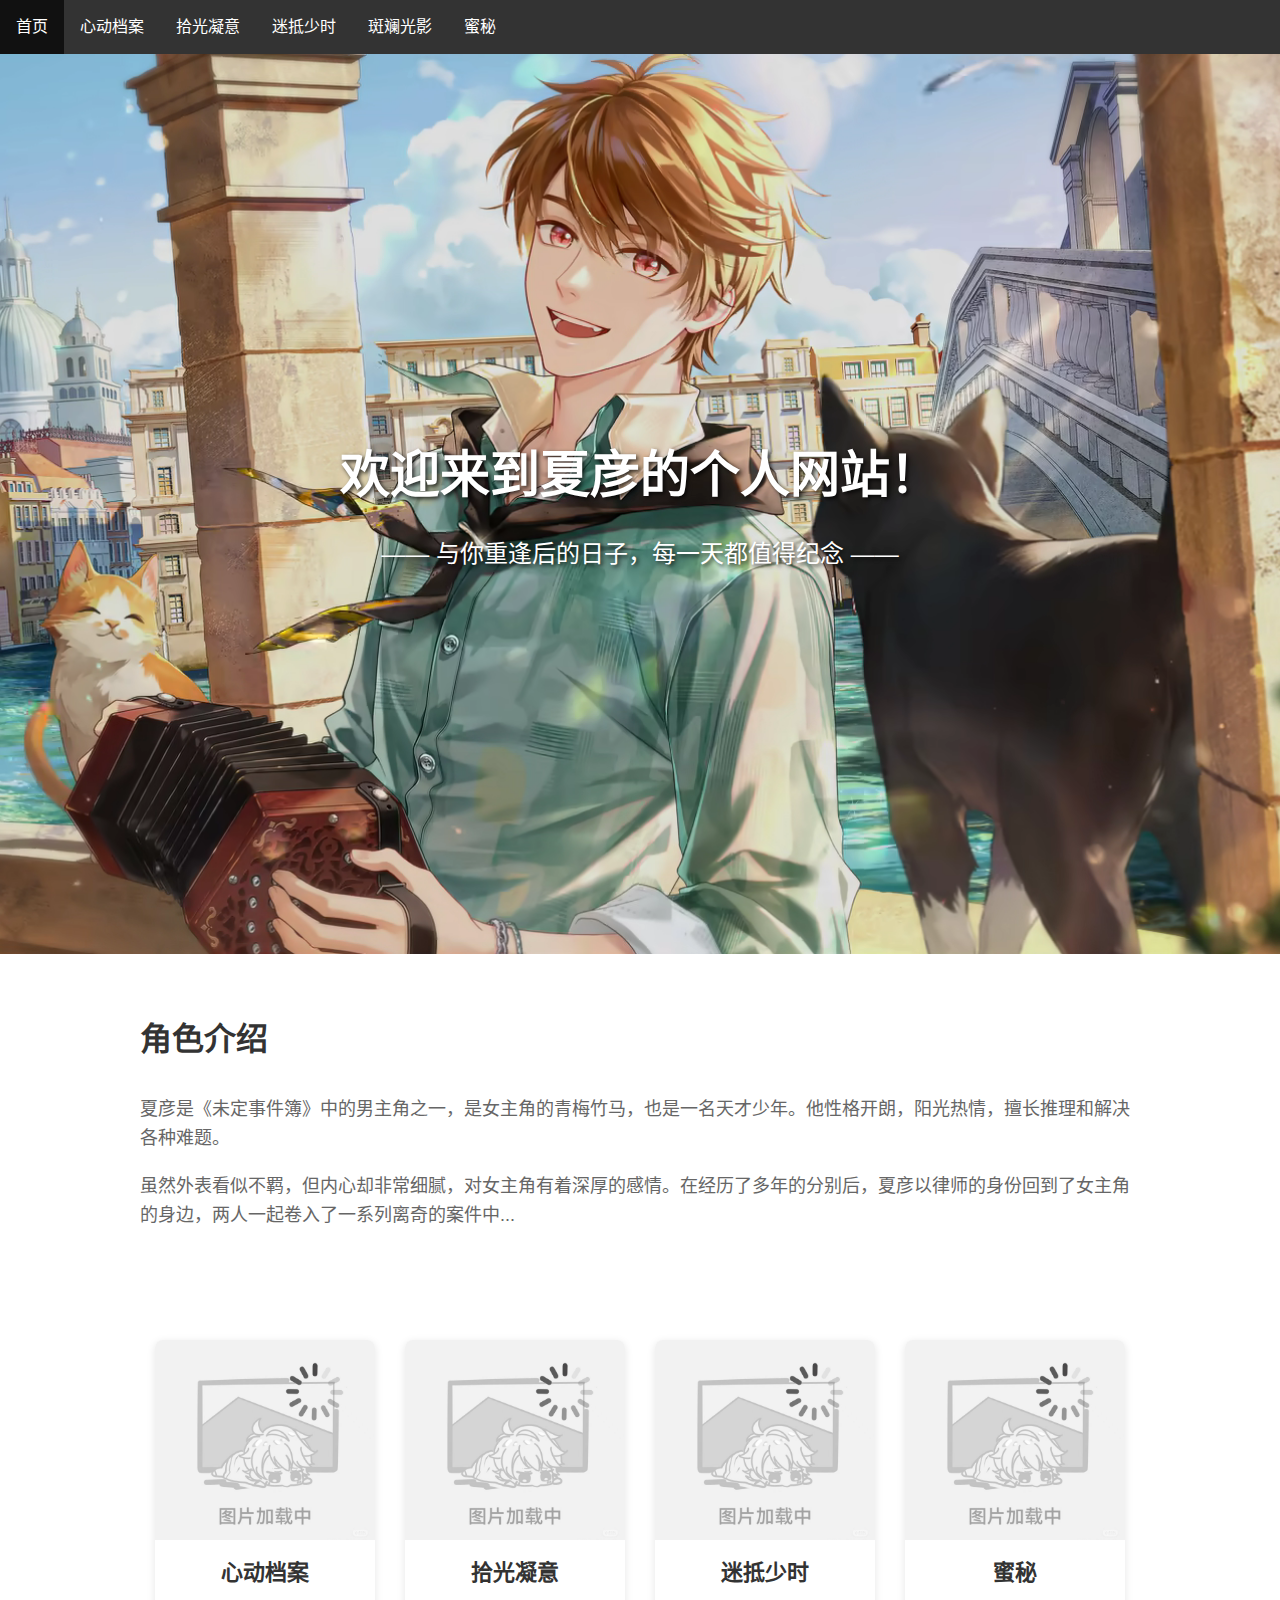
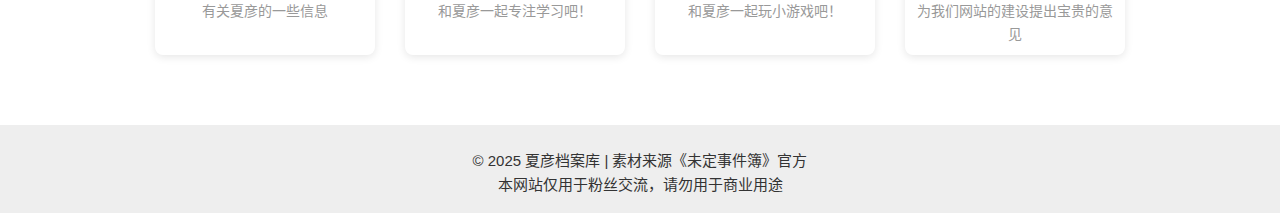
<file: index/index.html>
<!DOCTYPE html>
<html lang="zh-CN">
<head>
    <meta charset="UTF-8">
    <meta name="viewport" content="width=device-width, initial-scale=1.0">
    <title>夏大侦探的个人网站</title>
    <link rel="stylesheet" href="index.css">
</head>
<body>
    <!-- 导航栏 -->
    <ul>
        <li><a href="index.html">首页</a></li>
        <li><a href="info.html">心动档案</a></li>
        <li><a href="study.html">拾光凝意</a></li>
        <li><a href="#">迷抵少时</a></li>
        <li><a href="album.html">斑斓光影</a></li>
        <li><a href="#">蜜秘</a></li>
    </ul>

    <!-- 首页大图 -->
    <div class="frontimage">
        <div class="header">
            <h1>欢迎来到夏彦的个人网站！</h1>
            <p>—— 与你重逢后的日子，每一天都值得纪念 ——</p>
        </div>
    </div>

    <!-- 文字内容区域 -->
    <div class="content">
        <h2>角色介绍</h2>
        <p>夏彦是《未定事件簿》中的男主角之一，是女主角的青梅竹马，也是一名天才少年。他性格开朗，阳光热情，擅长推理和解决各种难题。</p>
        <p>虽然外表看似不羁，但内心却非常细腻，对女主角有着深厚的感情。在经历了多年的分别后，夏彦以律师的身份回到了女主角的身边，两人一起卷入了一系列离奇的案件中...</p>
    </div>

    <div class="card-container">
        <!-- 第一个卡片 -->
        <div class="card">
            <div class="card-img">
                <img src="../image/loading.jpg" alt="心动档案"> 
            </div>
            <h2 class="card-title">心动档案</h2>
            <p class="card-desc">有关夏彦的一些信息</p>
        </div>
        <!-- 第二个卡片 -->
        <div class="card">
            <div class="card-img">
                <img src="../image/loading.jpg" alt="拾光凝意">
            </div>
            <h2 class="card-title">拾光凝意</h2>
            <p class="card-desc cn-desc">和夏彦一起专注学习吧！</p>
        </div>
        <!-- 第三个卡片 -->
        <div class="card">
            <div class="card-img">
                <img src="../image/loading.jpg" alt="卡片图片3"> 
            </div>
            <h2 class="card-title">迷抵少时</h2>
            <p class="card-desc cn-desc">和夏彦一起玩小游戏吧！</p>
        </div>
        <!-- 第四个卡片 -->
        <div class="card">
            <div class="card-img">
                <img src="../image/loading.jpg" alt="卡片图片4">
            </div>
            <h2 class="card-title">蜜秘</h2>
            <p class="card-desc">为我们网站的建设提出宝贵的意见</p>
        </div>
    </div>

<!-- 页脚 -->
<footer class="footer">
    <p>© 2025 夏彦档案库 | 素材来源《未定事件簿》官方</p>
    <p>本网站仅用于粉丝交流，请勿用于商业用途</p>
</footer>

</body>
</html>
</file>
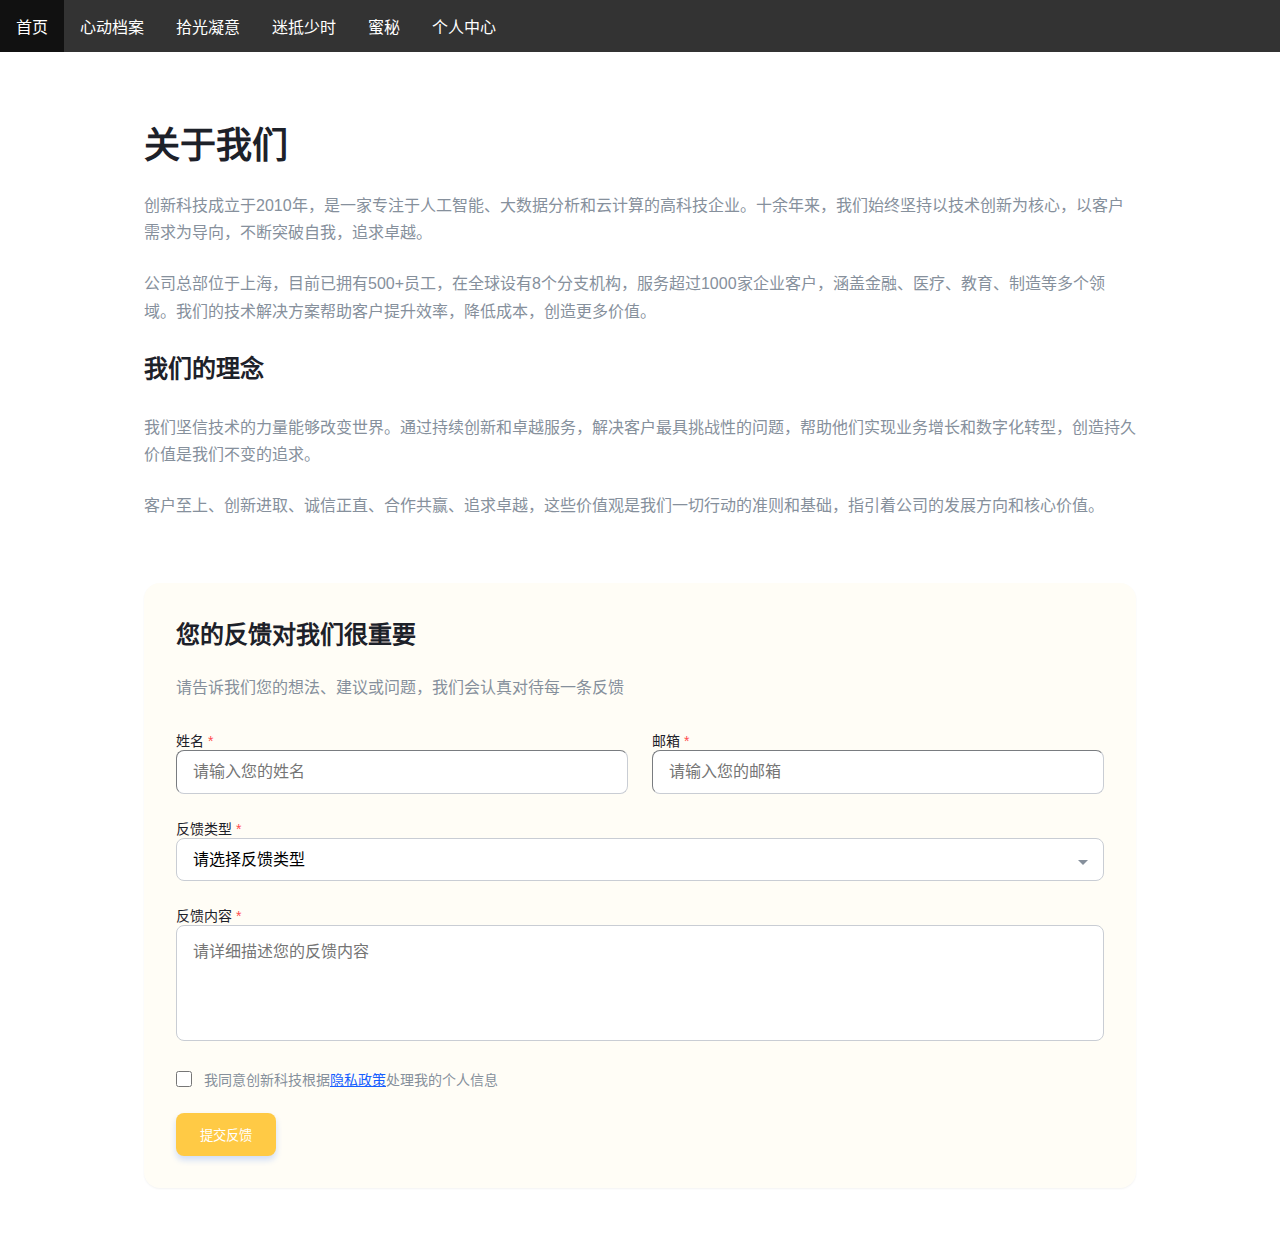
<file: about/about.html>
<!DOCTYPE html>
<html lang="zh-CN">
<head>
  <meta charset="UTF-8">
  <meta name="viewport" content="width=device-width, initial-scale=1.0">
  <title>关于我们</title>
  <link href="https://cdn.jsdelivr.net/npm/font-awesome@4.7.0/css/font-awesome.min.css" rel="stylesheet">
  <link rel="stylesheet" href="about.css">
</head>
<body class="bg-white font-sans">
    <ul>
        <li><a href="../index/index.html">首页</a></li>
        <li><a href="../info/info.html">心动档案</a></li>
        <li><a href="../study/study.html">拾光凝意</a></li>
        <li><a href="../game/game.html">迷抵少时</a></li>
        <li><a href="../about/about.html">蜜秘</a></li>
        <li><a href="../user/user.html">个人中心</a></li>
    </ul>
  <div class="container mx-auto px-4 py-16 max-w-5xl">
    <!-- 正文内容 -->
    <section class="mb-16">
      <h1 class="text-4xl font-bold text-dark mb-6">关于我们</h1>
      
      <div class="prose max-w-none text-gray-medium space-y-6">
        <p>创新科技成立于2010年，是一家专注于人工智能、大数据分析和云计算的高科技企业。十余年来，我们始终坚持以技术创新为核心，以客户需求为导向，不断突破自我，追求卓越。</p>
        
        <p>公司总部位于上海，目前已拥有500+员工，在全球设有8个分支机构，服务超过1000家企业客户，涵盖金融、医疗、教育、制造等多个领域。我们的技术解决方案帮助客户提升效率，降低成本，创造更多价值。</p>
        
        <h2 class="text-2xl font-bold text-dark mt-10 mb-4">我们的理念</h2>
        <p>我们坚信技术的力量能够改变世界。通过持续创新和卓越服务，解决客户最具挑战性的问题，帮助他们实现业务增长和数字化转型，创造持久价值是我们不变的追求。</p>
        
        <p>客户至上、创新进取、诚信正直、合作共赢、追求卓越，这些价值观是我们一切行动的准则和基础，指引着公司的发展方向和核心价值。</p>
      </div>
    </section>

    <!-- 用户反馈表单 -->
    <section id="feedback" class="bg-light rounded-2xl p-8 shadow-sm">
      <h2 class="text-2xl font-bold text-dark mb-6">您的反馈对我们很重要</h2>
      <p class="text-gray-medium mb-8">请告诉我们您的想法、建议或问题，我们会认真对待每一条反馈</p>
      
      <form id="feedbackForm" class="space-y-6">
        <div class="grid md:grid-cols-2 gap-6">
          <div>
            <label for="name" class="block text-sm font-medium text-dark mb-2">姓名 <span class="text-red-500">*</span></label>
            <input type="text" id="name" name="name" required
                  class="w-full px-4 py-3 rounded-lg border border-gray-300 focus:ring-2 focus:ring-primary focus:border-primary transition-custom outline-none"
                  placeholder="请输入您的姓名">
          </div>
          
          <div>
            <label for="email" class="block text-sm font-medium text-dark mb-2">邮箱 <span class="text-red-500">*</span></label>
            <input type="email" id="email" name="email" required
                  class="w-full px-4 py-3 rounded-lg border border-gray-300 focus:ring-2 focus:ring-primary focus:border-primary transition-custom outline-none"
                  placeholder="请输入您的邮箱">
          </div>
        </div>
        
        <div>
          <label for="feedbackType" class="block text-sm font-medium text-dark mb-2">反馈类型 <span class="text-red-500">*</span></label>
          <select id="feedbackType" name="feedbackType" required
                            class="w-full px-4 py-3 rounded-lg border border-gray-300 focus:ring-2 focus:ring-primary focus:border-primary transition-custom outline-none appearance-none bg-white"
                            style="background-image: url('data:image/svg+xml;charset=US-ASCII,<svg width=&#34;20&#34; height=&#34;20&#34; xmlns=&#34;http://www.w3.org/2000/svg&#34;><path d=&#34;M7 10l5 5 5-5z&#34; fill=&#34;%2386909C&#34;/></svg>'); background-repeat: no-repeat; background-position: right 12px center;">
            <option value="" disabled selected>请选择反馈类型</option>
            <option value="suggestion">问题反馈</option>
            <option value="praise">改进建议</option>
            <option value="complaint">加入我们</option>
            <option value="question">夸夸</option>
            <option value="other">其他</option>
          </select>
        </div>
        
        <div>
          <label for="message" class="block text-sm font-medium text-dark mb-2">反馈内容 <span class="text-red-500">*</span></label>
          <textarea id="message" name="message" rows="5" required
                   class="w-full px-4 py-3 rounded-lg border border-gray-300 focus:ring-2 focus:ring-primary focus:border-primary transition-custom outline-none resize-none"
                   placeholder="请详细描述您的反馈内容"></textarea>
        </div>
        
        <div class="flex items-start">
          <div class="flex items-center h-5">
            <input id="agreement" name="agreement" type="checkbox" required
                  class="w-4 h-4 text-primary border-gray-300 rounded focus:ring-primary">
          </div>
          <label for="agreement" class="ml-3 text-sm text-gray-medium">
            我同意创新科技根据<a href="#" class="text-primary hover:underline">隐私政策</a>处理我的个人信息
          </label>
        </div>
        
        <button type="submit" class="px-6 py-3 bg-primary text-white rounded-lg font-medium hover:bg-primary/90 transition-custom shadow-md shadow-primary/20">
          提交反馈
        </button>
      </form>
    </section>
  </div>

  <script src="about.js"></script>
</body>
</html>
</file>
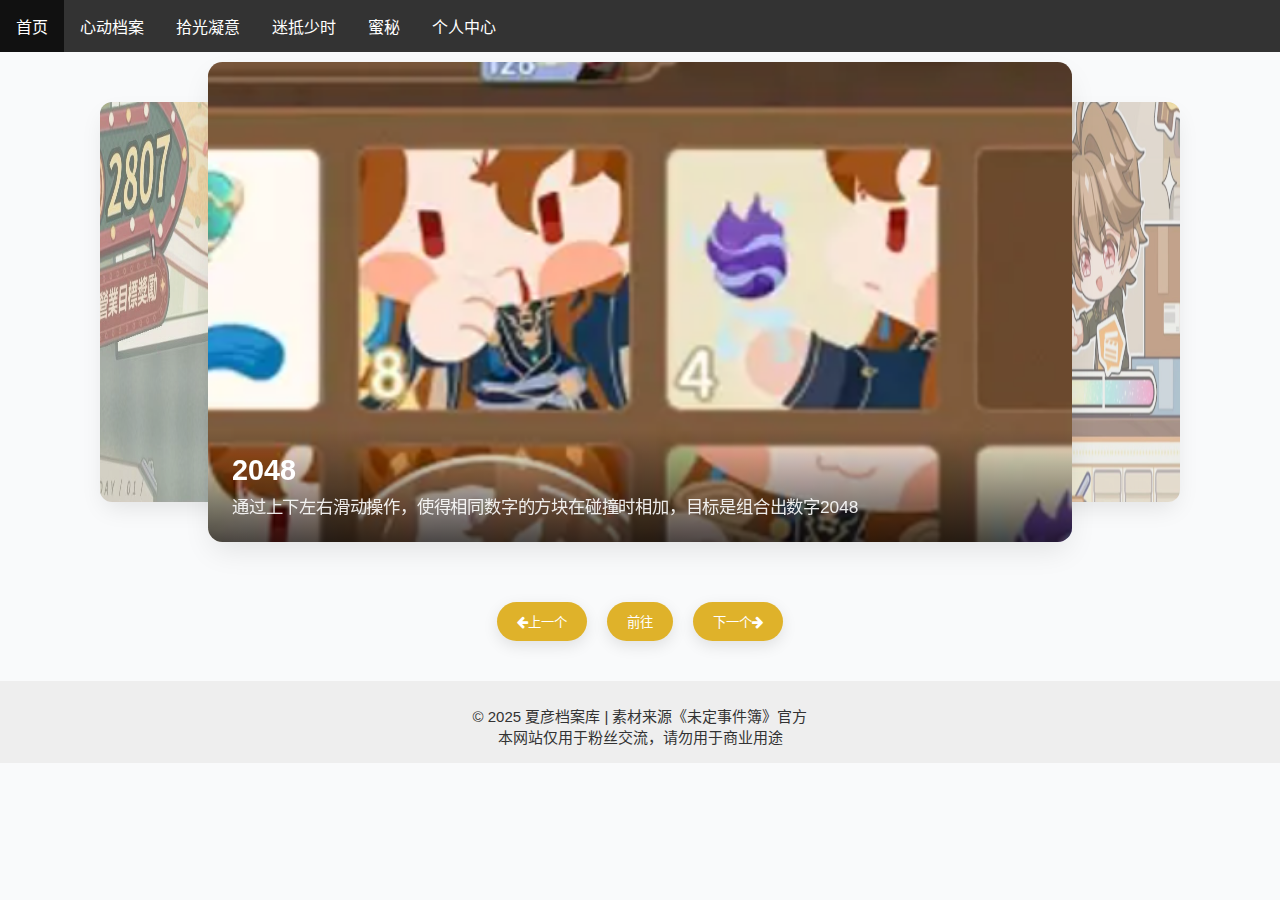
<file: game/game.html>
<!DOCTYPE html>
<html lang="zh-CN">
<head>
    <meta charset="UTF-8">
    <meta name="viewport" content="width=device-width, initial-scale=1.0">
    <title>照片浏览</title>
    <link href="https://cdn.jsdelivr.net/npm/font-awesome@4.7.0/css/font-awesome.min.css" rel="stylesheet">
    <link rel="stylesheet" href="game.css">
</head>
<body>
    <!-- 导航栏 -->
    <ul class="nav">
        <li><a href="../index/index.html">首页</a></li>
        <li><a href="../info/info.html">心动档案</a></li>
        <li><a href="../study/study.html">拾光凝意</a></li>
        <li><a href="../game/game.html">迷抵少时</a></li>
        <li><a href="../about/about.html">蜜秘</a></li>
        <li><a href="../user/user.html">个人中心</a></li>
    </ul>

    <div class="container">
        <div class="image-gallery">
            <!-- 左侧预览图 -->
            <div class="image-container side-img" id="prev-img-container" onclick="prevImage()">
                <img id="prev-img" src="" alt="上一张图片" class="img">
            </div>
            
            <!-- 主图 -->
            <div class="image-container main-img-container" id="main-img-container">
                <img id="main-img" src="" alt="当前图片" class="img">
                <div class="img-info">
                    <h3 id="image-title"></h3>
                    <p id="image-desc"></p>
                </div>
            </div>
            
            <!-- 右侧预览图 -->
            <div class="image-container side-img" id="next-img-container" onclick="nextImage()">
                <img id="next-img" src="" alt="下一张图片" class="img">
            </div>
        </div>
        
        <!-- 导航按钮 -->
        <div class="button-group">
            <button class="btn-nav" onclick="prevImage()">
                <i class="fa fa-arrow-left mr-2"></i>上一个
            </button>
            <button class="btn-nav" onclick="goToUrl()">
                前往
            </button>
            <button class="btn-nav" onclick="nextImage()">
                下一个<i class="fa fa-arrow-right ml-2"></i>
            </button>
        </div>
    </div>

    <script src="game.js"></script>

    <!-- 页脚 -->
    <footer class="footer">
        <p>© 2025 夏彦档案库 | 素材来源《未定事件簿》官方</p>
        <p>本网站仅用于粉丝交流，请勿用于商业用途</p>
    </footer>
</body>
</html>
</file>
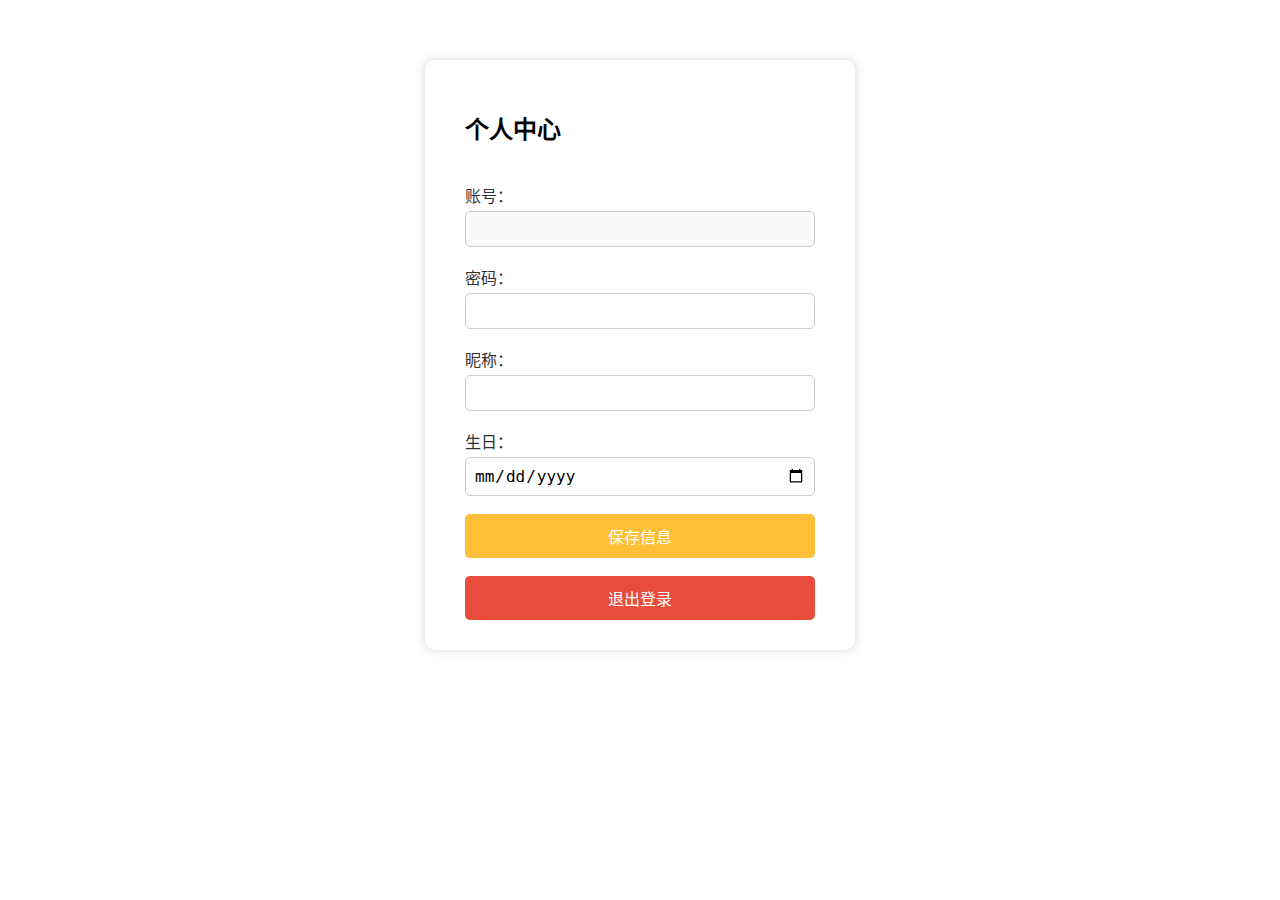
<file: user/user.html>
<!DOCTYPE html>
<html lang="zh-CN">
<head>
  <meta charset="UTF-8">
  <title>个人中心</title>
  <link rel="stylesheet" href="user.css">
</head>
<body>
  <div class="user-center">
    <h2>个人中心</h2>
    <label>账号：<input type="text" id="ucAccount" disabled></label>
    <label>密码：<input type="password" id="ucPassword"></label>
    <label>昵称：<input type="text" id="ucNickname"></label>
    <label>生日：<input type="date" id="ucBirthday"></label>
    <button id="saveProfile">保存信息</button>
    <button id="logoutBtn" style="background:#e74c3c;">退出登录</button>
  </div>
  <script src="user.js"></script>
</body>
</html>
</file>
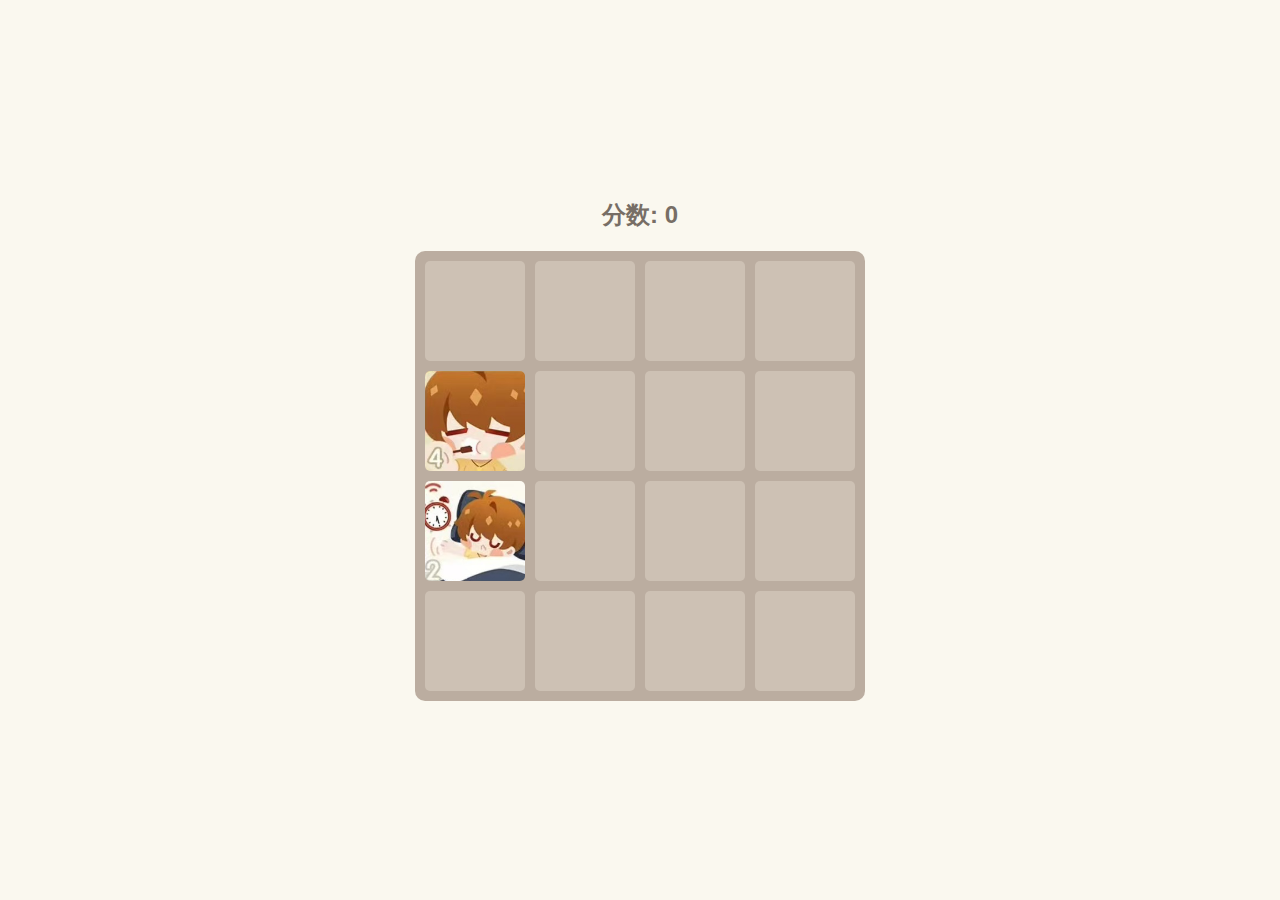
<file: game/2048/2048.html>
<!DOCTYPE html>
<html lang="en">
<head>
    <meta charset="UTF-8">
    <meta name="viewport" content="width=device-width, initial-scale=1.0">
    <title>2048 Game</title>
    <link rel="stylesheet" href="2048.css">
</head>
<body>
    <div class="game-container">
        <div class="score-container">
            分数: <span id="score">0</span>
        </div>
        <div class="game-board" id="game-board">
            <!-- 这里将动态生成游戏单元格 -->
        </div>
    </div>
    <script src="2048.js"></script>
</body>
</html>
</file>
<file: index/index.css>
/* 重置默认样式 */
* {
    margin: 0;
    padding: 0;
    box-sizing: border-box;
}

body {
    font-family: "微软雅黑", sans-serif;
    line-height: 1.6;
}

/* 导航栏 */
ul {
  list-style-type: none;
  margin: 0;
  padding: 0;
  overflow: hidden;
  background-color: #333;
  position: -webkit-sticky; /* Safari */
  position: sticky;
  top: 0;
  z-index: 999;
}

li {
  float: left;
}

li a {
  display: block;
  color: white;
  text-align: center;
  padding: 14px 16px;
  text-decoration: none;
}

li a:hover {
  background-color: #111;
}

li a:active {
  background-color: hsl(45, 74%, 52%);
}

/* 首页大图 */
.frontimage {
    height: 100vh; /* 大图高度为屏幕的80% */
    background-image: url('../image/zhixiayang.png'); /* 替换为你的首页图 */
    background-size: cover;
    background-position: center;
    position: relative;
}

.header {
    position: absolute;
    top: 50%;
    left: 50%;
    transform: translate(-50%, -50%);
    color: white;
    text-align: center;
    text-shadow: 2px 2px 4px rgba(0,0,0,0.8);
}

.header h1 {
    font-size: 50px;
    margin-bottom: 20px;
}

.header p {
    font-size: 24px;
}

/* 文字内容区 */
.content {
    padding: 60px 100px;
    max-width: 1200px;
    margin: 0 auto;
}

.content h2 {
    font-size: 32px;
    margin-bottom: 30px;
    color: #333;
}

.content p {
    font-size: 18px;
    margin-bottom: 20px;
    color: #666;
}

/* 卡片容器样式，实现水平排列和居中 */
.card-container {
  display: flex;
  justify-content: center;
  gap: 30px; /* 卡片之间的间距 */
  flex-wrap: wrap; /* 屏幕变窄时自动换行 */
  padding: 30px 0;
}

/* 单个卡片样式 */
.card {
  width: 220px; /* 卡片宽度，可根据需求调整 */
  background-color: #fff;
  border-radius: 8px;
  box-shadow: 0 2px 8px rgba(0, 0, 0, 0.1);
  overflow: hidden;
  text-align: center;
  transition: transform 0.3s ease, box-shadow 0.3s ease;
}

/* 卡片悬浮效果，提升交互感 */
.card:hover {
  transform: translateY(-5px);
  box-shadow: 0 4px 12px rgba(0, 0, 0, 0.2);
}

/* 卡片图片容器样式 */
.card-img {
  width: 100%;
  height: 200px; /* 固定图片容器高度，让图片展示更整齐 */
  overflow: hidden;
}

/* 卡片图片样式，保持比例并覆盖容器 */
.card-img img {
  width: 100%;
  height: 100%;
  object-fit: cover; /* 保持图片比例，裁剪多余部分 */
}

/* 卡片标题样式 */
.card-title {
  font-size: 22px;
  margin: 15px 0 10px;
  color: #333;
}

/* 描述文字通用样式，控制行高和间距等 */
.card-desc {
  font-size: 14px;
  line-height: 1.6;
  color: #999;
  padding: 0 10px;
  margin-bottom: 10px;
}

/*页脚*/
footer {
  background: #eee;
  color: #333;
  text-align: center;
  padding: 24px 0 16px 0;
  font-size: 15px;
  margin-top: 40px;
}
</file>
<file: about/about.css>
/* 基础样式重置 */
* {
  margin: 0;
  padding: 0;
  box-sizing: border-box;
}

/* 工具类样式 */
.transition-custom {
  transition: all 0.3s ease;
}

/* 元素样式 */
body {
  font-family: -apple-system, BlinkMacSystemFont, "Segoe UI", Roboto, Helvetica, Arial, sans-serif;
}

/* 导航栏 */
ul {
  list-style-type: none;
  margin: 0;
  padding: 0;
  overflow: hidden;
  background-color: #333;
  position: -webkit-sticky; /* Safari */
  position: sticky;
  top: 0;
  z-index: 999;
}

li {
  float: left;
}

li a {
  display: block;
  color: white;
  text-align: center;
  padding: 14px 16px;
  text-decoration: none;
}

li a:hover {
  background-color: #111;
}

li a:active {
  background-color: hsl(45, 74%, 52%);
}

/* 表单样式 */
input, select, textarea {
  font-family: inherit;
  font-size: 16px;
}

/* 颜色类 - 直接使用十六进制值 */
.text-primary {
  color: #165DFF;
}

.text-dark {
  color: #1D2129;
}

.text-gray-medium {
  color: #86909C;
}

.text-red-500 {
  color: #FF4D4F;
}

.bg-light {
  background-color: #FFFDF6;
}

.bg-primary {
  background-color: #ffca45;
}

/* 布局类 */
.container {
  width: 100%;
  margin-right: auto;
  margin-left: auto;
}

.max-w-5xl {
  max-width: 64rem;
}

.px-4 {
  padding-right: 1rem;
  padding-left: 1rem;
}

.py-16 {
  padding-top: 4rem;
  padding-bottom: 4rem;
}

.mb-16 {
  margin-bottom: 4rem;
}

.mb-6 {
  margin-bottom: 1.5rem;
}

.mb-8 {
  margin-bottom: 2rem;
}

.mt-10 {
  margin-top: 2.5rem;
}

.mb-4 {
  margin-bottom: 1rem;
}

/* 表单样式 */
.rounded-2xl {
  border-radius: 1rem;
}

.p-8 {
  padding: 2rem;
}

.shadow-sm {
  box-shadow: 0 1px 2px rgba(0, 0, 0, 0.05);
}

.space-y-6 > * + * {
  margin-top: 1.5rem;
}

.grid {
  display: grid;
}

.md\:grid-cols-2 {
  grid-template-columns: repeat(2, minmax(0, 1fr));
}

.gap-6 {
  gap: 1.5rem;
}

.block {
  display: block;
}

.text-sm {
  font-size: 0.875rem;
}

.font-medium {
  font-weight: 500;
}

.w-full {
  width: 100%;
}

.py-3 {
  padding-top: 0.75rem;
  padding-bottom: 0.75rem;
}

.rounded-lg {
  border-radius: 0.5rem;
}

.border {
  border-width: 1px;
}

.border-gray-300 {
  border-color: #C9CDD4;
}

.focus\:ring-2:focus {
  box-shadow: 0 0 0 2px;
}

.focus\:ring-primary:focus {
  box-shadow: 0 0 0 2px #165DFF33; /* 165DFF + 20% opacity */
}

.focus\:border-primary:focus {
  border-color: #165DFF;
}

.outline-none {
  outline: 2px solid transparent;
  outline-offset: 2px;
}

.placeholder-gray-400::placeholder {
  color: #86909C;
}

.appearance-none {
  appearance: none;
}

.bg-white {
  background-color: #FFFFFF;
}

.rows-5 {
  grid-row: 5;
}

.resize-none {
  resize: none;
}

.flex {
  display: flex;
}

.items-start {
  align-items: flex-start;
}

.items-center {
  align-items: center;
}

.h-5 {
  height: 1.25rem;
}

.w-4 {
  width: 1rem;
}

.h-4 {
  height: 1rem;
}

.rounded {
  border-radius: 0.25rem;
}

.ml-3 {
  margin-left: 0.75rem;
}

.hover\:underline:hover {
  text-decoration: underline;
}

.px-6 {
  padding-right: 1.5rem;
  padding-left: 1.5rem;
}

.font-bold {
  font-weight: 700;
}

.text-white {
  color: #FFFFFF;
}

.hover\:bg-primary\/90:hover {
  background-color: #FFB703; 
}

.shadow-md {
  box-shadow: 0 4px 6px rgba(0, 0, 0, 0.1);
}

.shadow-primary\/20 {
  box-shadow: 0 4px 6px #165DFF33; /* 165DFF + 20% opacity */
}

/* 响应式样式 */
@media (min-width: 768px) {
  .md\:grid-cols-2 {
    grid-template-columns: repeat(2, minmax(0, 1fr));
  }
}

/* 动画效果 */
.transition-custom {
  transition: all 0.3s ease;
}

/* 标题样式 */
.text-4xl {
  font-size: 2.25rem;
}

.text-2xl {
  font-size: 1.5rem;
}

/* 段落样式 */
.prose {
  font-size: 1rem;
  line-height: 1.7;
}

.prose p + p {
  margin-top: 1.5rem;
}

/* 去除提交按钮的边框 */
button[type="submit"] {
  border: none; /* 核心代码：移除边框 */
}
</file>
<file: game/game.css>
/* 基础样式重置 */
* {
    margin: 0;
    padding: 0;
    box-sizing: border-box;
    font-family: 'Inter', sans-serif;
}

body {
    background-color: #f9fafb;
    min-height: 100vh;
}

/* 导航栏样式 */
.nav {
    list-style-type: none;
    overflow: hidden;
    background-color: #333;
    position: sticky;
    top: 0;
    z-index: 999;
    margin-bottom: 50px;
}

.nav li {
    float: left;
}

.nav li a {
    display: block;
    color: white;
    text-align: center;
    padding: 14px 16px;
    text-decoration: none;
    transition: background-color 0.3s;
}

.nav li a:hover {
    background-color: #111;
}

.nav li a:active {
    background-color: hsl(45, 74%, 52%);
}

/* 容器样式 */
.container {
    max-width: 1200px;
    margin: 0 auto;
    position: relative; /* 作为图片容器的定位参考 */
}

/* 图片画廊布局（核心重叠效果） */
.image-gallery {
    display: grid;
    grid-template-columns: 1fr 2fr 1fr; /* 三列结构 */
    align-items: center;
    margin-top: 50px;
    gap: 0; /* 取消默认间距 */
}

/* 图片容器基础样式 */
.image-container {
    position: relative;
    border-radius: 12px;
    box-shadow: 0 10px 25px -5px rgba(0, 0, 0, 0.1);
    overflow: hidden;
    height: 400px;/* 固定容器高度，控制整体大小 */
}

/* 图片样式 */
.img {
    width: 100%;
    height: 100%;
    object-fit: fill; /* 保持比例填充容器 */
    position: center;
}

/* 主图容器（关键重叠样式） */
.main-img-container {
    transform: scale(1.2) ;
    grid-column: 2; /* 主图仍在中间列 */
    z-index: 20; /* 主图层级最高，覆盖侧边图 */
    margin: 0 -10%; /* 向左右各延伸30%，实现重叠 */
}

.main-img-container .img {
    transform: scale(1.1); /* 轻微缩放，避免边缘空白 */
    transition: all 0.6s ease;
}

/* 侧边图容器（关键重叠样式） */
.side-img {
    z-index: 10; /* 侧边图层级低于主图 */
    width: 80%; /* 缩小侧边图宽度，避免过度遮挡 */
}

/* 左侧图靠右，右侧图靠左，增强重叠感 */
#prev-img-container {
    grid-column: 1;
    justify-self: end; /* 右侧对齐 */
}

#next-img-container {
    grid-column: 3;
    justify-self: start; /* 左侧对齐 */
}

/* 侧边图样式 */
.side-img .img {
    opacity: 0.6; /* 半透明，突出主图 */
    transform: scale(1.2); /* 适当缩放 */
    transition: all 0.5s ease;
    filter: brightness(0.9); /* 略微降低亮度，避免抢镜 */
}

.side-img:hover .img {
    opacity: 0.8; /* 悬停时提高透明度 */
    transform: scale(1.25);
}

/* 图片信息覆盖层 */
.img-info {
    position: absolute;
    bottom: 0;
    left: 0;
    right: 0;
    padding: 20px;
    background: linear-gradient(to top, rgba(0, 0, 0, 0.7), transparent);
    color: white;
}

.img-info h3 {
    font-size: 1.5rem;
    margin-bottom: 5px;
}

.img-info p {
    font-size: 0.9rem;
    opacity: 0.9;
}

/* 按钮组样式 */
.button-group {
    display: flex;
    justify-content: center;
    gap: 20px;
    margin-top: 100px;
}

/* 按钮样式 */
.btn-nav {
    padding: 10px 20px;
    background-color: hsl(45, 74%, 52%);
    color: white;
    border: none;
    border-radius: 9999px;
    cursor: pointer;
    transition: all 0.3s ease;
    box-shadow: 0 5px 15px rgba(0, 0, 0, 0.1);
}

.btn-nav:hover {
    background-color: hsl(45, 74%, 45%);
    transform: translateY(-3px);
    box-shadow: 0 8px 20px rgba(0, 0, 0, 0.15);
}

/* 图片切换过渡效果 */
.image-transition {
    transition: opacity 0.6s ease-in-out, transform 0.6s ease-in-out;
}

/* 图片加载状态 */
.image-loading {
    opacity: 0.5;
    filter: blur(5px);
}

/*页脚*/
footer {
  background: #eee;
  color: #333;
  text-align: center;
  padding: 24px 0 16px 0;
  font-size: 15px;
  margin-top: 40px;
}
</file>
<file: user/user.css>
.user-center {
  max-width: 350px;
  margin: 60px auto;
  background: #fff;
  border-radius: 10px;
  box-shadow: 0 0 10px #3333;
  padding: 30px 40px;
  display: flex;
  flex-direction: column;
  gap: 18px;
}

.user-center label {
  display: flex;
  flex-direction: column;
  font-size: 16px;
  color: #333;
}

.user-center input {
  padding: 8px;
  font-size: 16px;
  border-radius: 5px;
  border: 1px solid #ccc;
  margin-top: 4px;
}

.user-center button {
  padding: 10px;
  font-size: 16px;
  border-radius: 5px;
  background: #ffc038;
  color: #fff;
  border: none;
  cursor: pointer;
}

.user-center button:hover {
  background: #e09900;
}
</file>
<file: game/2048/2048.css>
/* styles.css */
body {
    display: flex;
    justify-content: center;
    align-items: center;
    height: 100vh;
    margin: 0;
    background-color: #faf8ef;
    font-family: 'Arial', sans-serif;
}

.game-container {
    display: flex;
    justify-content: center;
    align-items: center;
    flex-direction: column;
}

.score-container {
    margin-bottom: 20px;
    font-size: 24px;
    font-weight: bold;
    color: #776e65;
}

.game-board {
    display: grid;
    grid-template-columns: repeat(4, 100px);
    grid-template-rows: repeat(4, 100px);
    gap: 10px;
    background-color: #bbada0;
    padding: 10px;
    border-radius: 10px;
}

.cell {
    width: 100px;
    height: 100px;
    display: flex;
    justify-content: center;
    align-items: center;
    background-color: #cdc1b4;
    border-radius: 5px;
    font-size: 24px;
    font-weight: bold;
    color: transparent;
}

.cell-2 { background-image: url('../../image/2.jpg'); background-size: cover; }
.cell-4 { background-image: url('../../image/4.jpg'); background-size: cover; }
.cell-8 { background-image: url('../../image/8.jpg'); background-size: cover; }
.cell-16 { background-image: url('../../image/16.jpg'); background-size: cover; }
.cell-32 { background-image: url('../../image/32.jpg'); background-size: cover; }
.cell-64 { background-image: url('../../image/64.jpg'); background-size: cover; }
.cell-128 { background-image: url('../../image/128.jpg'); background-size: cover; }
.cell-256 { background-image: url('../../image/256.jpg'); background-size: cover; }
.cell-512 { background-image: url('../../image/512.jpg'); background-size: cover; }
.cell-1024 { background-image: url('1024.png'); background-size: cover; }
.cell-2048 { background-image: url('2048.png'); background-size: cover; }
</file>
